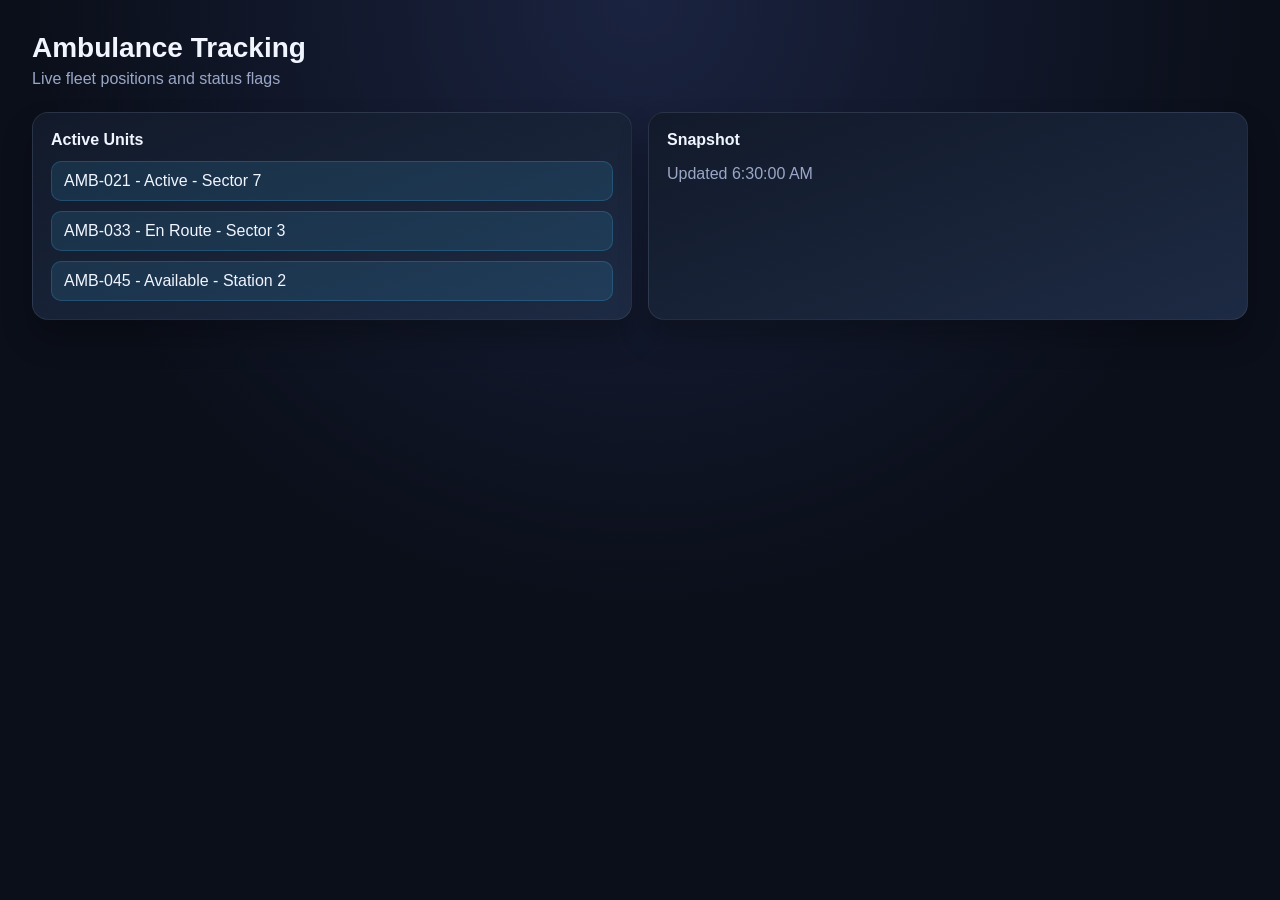
<file: smart-green-corridor/frontend/ambulance_tracking/index.html>
<!doctype html>
<html lang="en">
  <head>
    <meta charset="utf-8" />
    <meta name="viewport" content="width=device-width, initial-scale=1" />
    <title>Ambulance Tracking</title>
    <link rel="stylesheet" href="styles.css" />
  </head>
  <body>
    <header class="app-header">
      <div class="app-title" id="app-title">Ambulance Tracking</div>
      <div class="app-subtitle" id="app-subtitle">Live fleet positions and status flags</div>
    </header>
    <main class="app-shell">
      <section class="app-panel">
        <div class="panel-title">Active Units</div>
        <ul class="panel-list" id="app-list"></ul>
      </section>
      <section class="app-panel">
        <div class="panel-title">Snapshot</div>
        <div class="panel-meta" id="app-meta"></div>
      </section>
    </main>
    <script src="app.js"></script>
  </body>
</html>
</file>
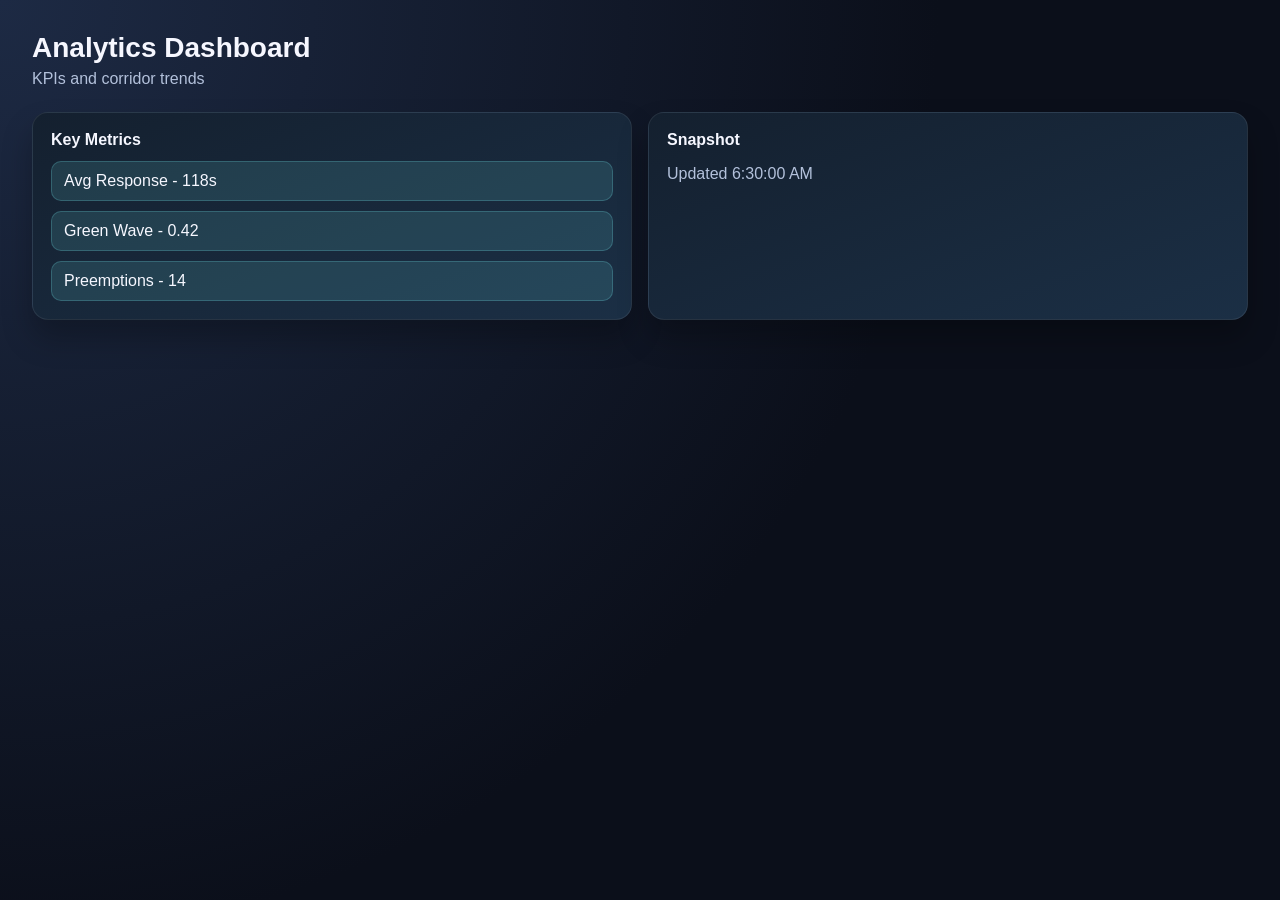
<file: smart-green-corridor/frontend/analytics_dashboard/index.html>
<!doctype html>
<html lang="en">
  <head>
    <meta charset="utf-8" />
    <meta name="viewport" content="width=device-width, initial-scale=1" />
    <title>Analytics Dashboard</title>
    <link rel="stylesheet" href="styles.css" />
  </head>
  <body>
    <header class="app-header">
      <div class="app-title" id="app-title">Analytics Dashboard</div>
      <div class="app-subtitle" id="app-subtitle">KPIs and corridor trends</div>
    </header>
    <main class="app-shell">
      <section class="app-panel">
        <div class="panel-title">Key Metrics</div>
        <ul class="panel-list" id="app-list"></ul>
      </section>
      <section class="app-panel">
        <div class="panel-title">Snapshot</div>
        <div class="panel-meta" id="app-meta"></div>
      </section>
    </main>
    <script src="app.js"></script>
  </body>
</html>
</file>
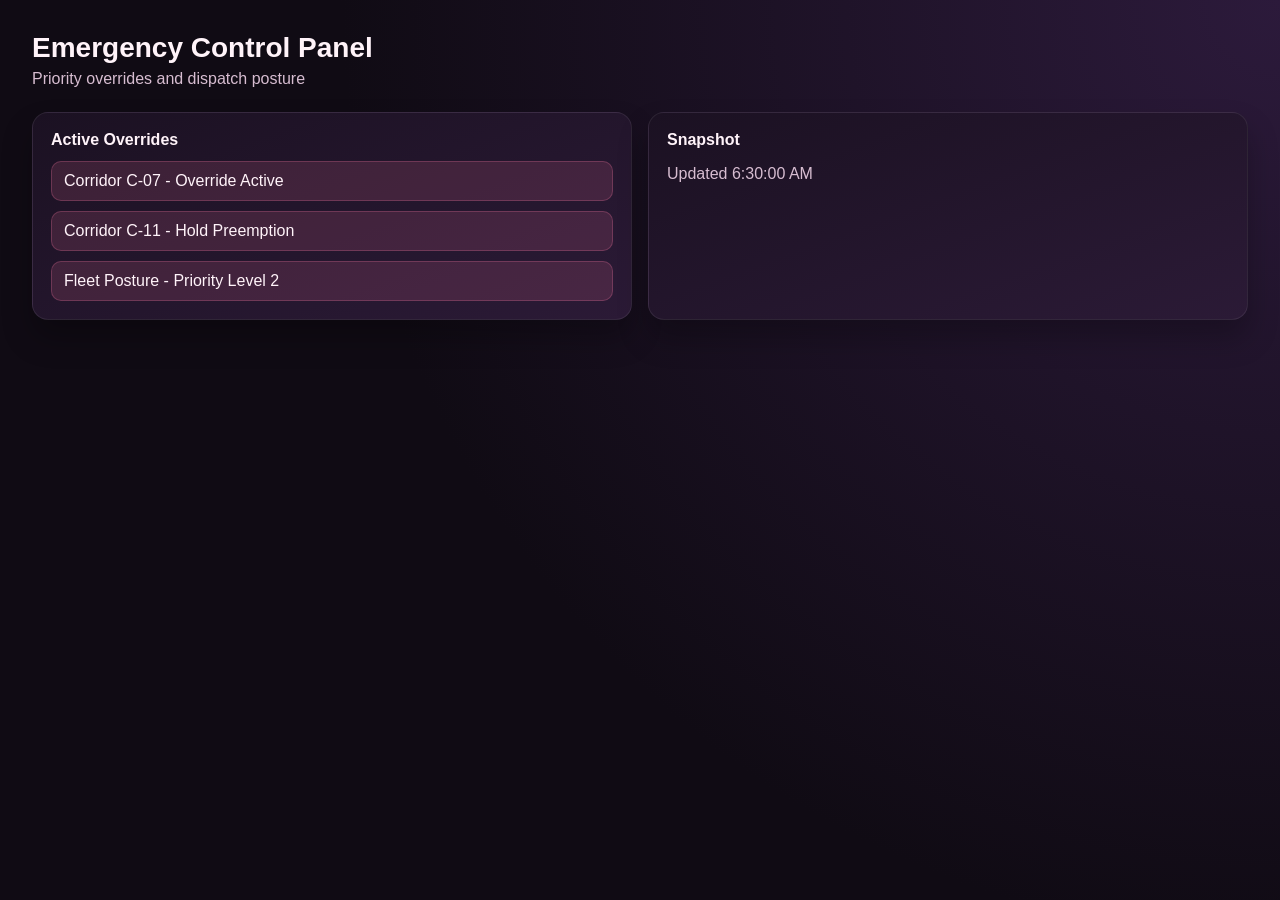
<file: smart-green-corridor/frontend/emergency_control_panel/index.html>
<!doctype html>
<html lang="en">
  <head>
    <meta charset="utf-8" />
    <meta name="viewport" content="width=device-width, initial-scale=1" />
    <title>Emergency Control Panel</title>
    <link rel="stylesheet" href="styles.css" />
  </head>
  <body>
    <header class="app-header">
      <div class="app-title" id="app-title">Emergency Control Panel</div>
      <div class="app-subtitle" id="app-subtitle">Priority overrides and dispatch posture</div>
    </header>
    <main class="app-shell">
      <section class="app-panel">
        <div class="panel-title">Active Overrides</div>
        <ul class="panel-list" id="app-list"></ul>
      </section>
      <section class="app-panel">
        <div class="panel-title">Snapshot</div>
        <div class="panel-meta" id="app-meta"></div>
      </section>
    </main>
    <script src="app.js"></script>
  </body>
</html>
</file>
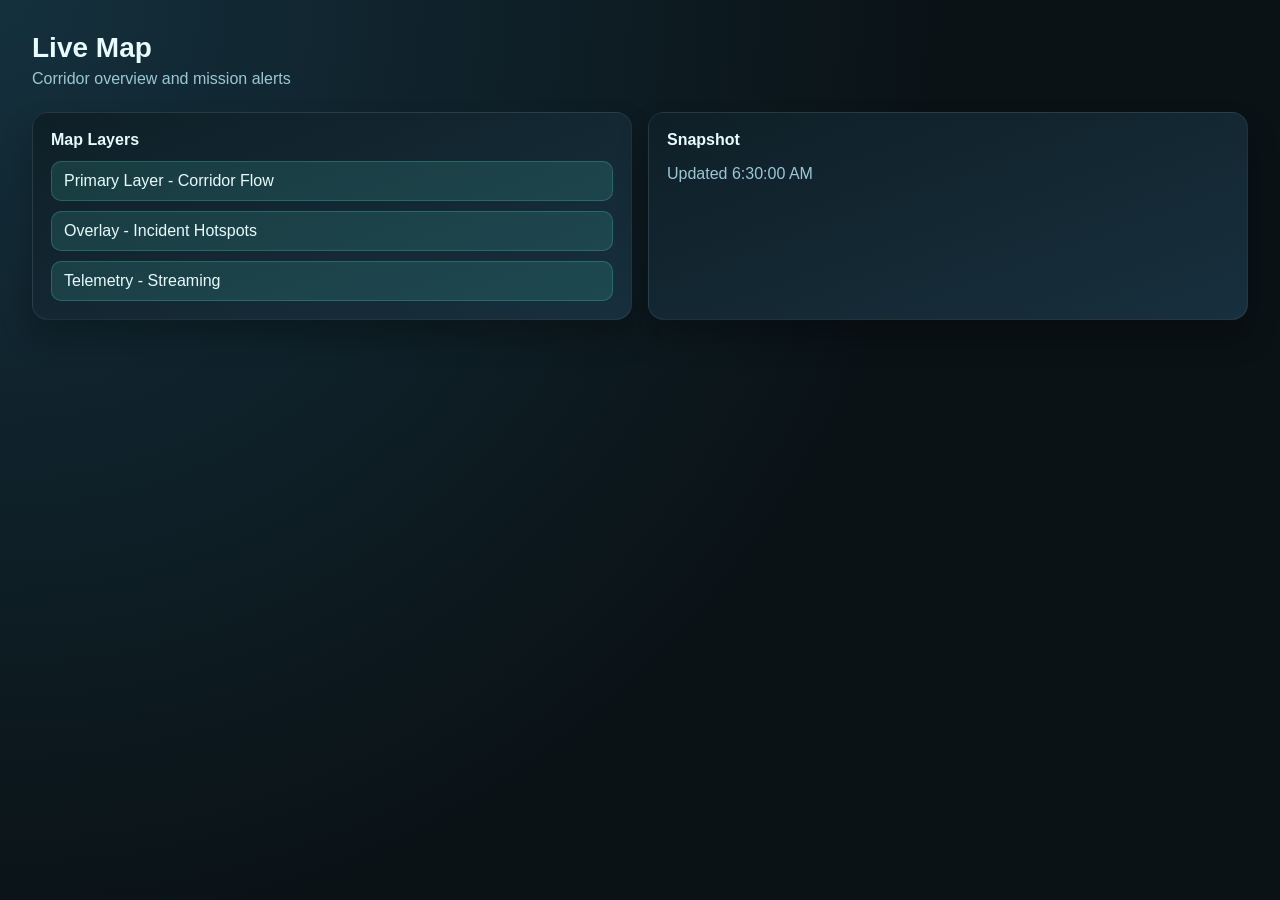
<file: smart-green-corridor/frontend/live_map/index.html>
<!doctype html>
<html lang="en">
  <head>
    <meta charset="utf-8" />
    <meta name="viewport" content="width=device-width, initial-scale=1" />
    <title>Live Map</title>
    <link rel="stylesheet" href="styles.css" />
  </head>
  <body>
    <header class="app-header">
      <div class="app-title" id="app-title">Live Map</div>
      <div class="app-subtitle" id="app-subtitle">Corridor overview and mission alerts</div>
    </header>
    <main class="app-shell">
      <section class="app-panel">
        <div class="panel-title">Map Layers</div>
        <ul class="panel-list" id="app-list"></ul>
      </section>
      <section class="app-panel">
        <div class="panel-title">Snapshot</div>
        <div class="panel-meta" id="app-meta"></div>
      </section>
    </main>
    <script src="app.js"></script>
  </body>
</html>
</file>
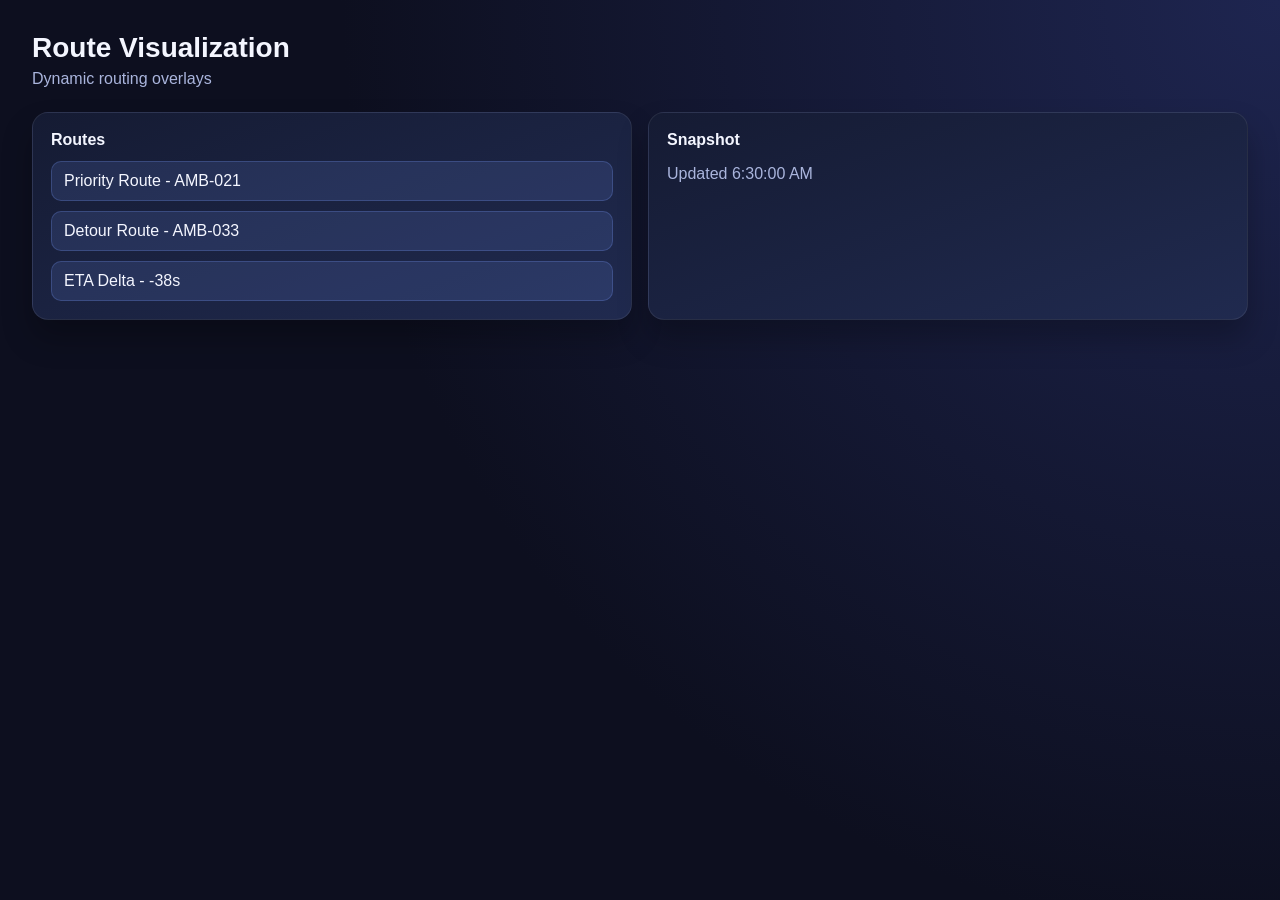
<file: smart-green-corridor/frontend/route_visualization/index.html>
<!doctype html>
<html lang="en">
  <head>
    <meta charset="utf-8" />
    <meta name="viewport" content="width=device-width, initial-scale=1" />
    <title>Route Visualization</title>
    <link rel="stylesheet" href="styles.css" />
  </head>
  <body>
    <header class="app-header">
      <div class="app-title" id="app-title">Route Visualization</div>
      <div class="app-subtitle" id="app-subtitle">Dynamic routing overlays</div>
    </header>
    <main class="app-shell">
      <section class="app-panel">
        <div class="panel-title">Routes</div>
        <ul class="panel-list" id="app-list"></ul>
      </section>
      <section class="app-panel">
        <div class="panel-title">Snapshot</div>
        <div class="panel-meta" id="app-meta"></div>
      </section>
    </main>
    <script src="app.js"></script>
  </body>
</html>
</file>
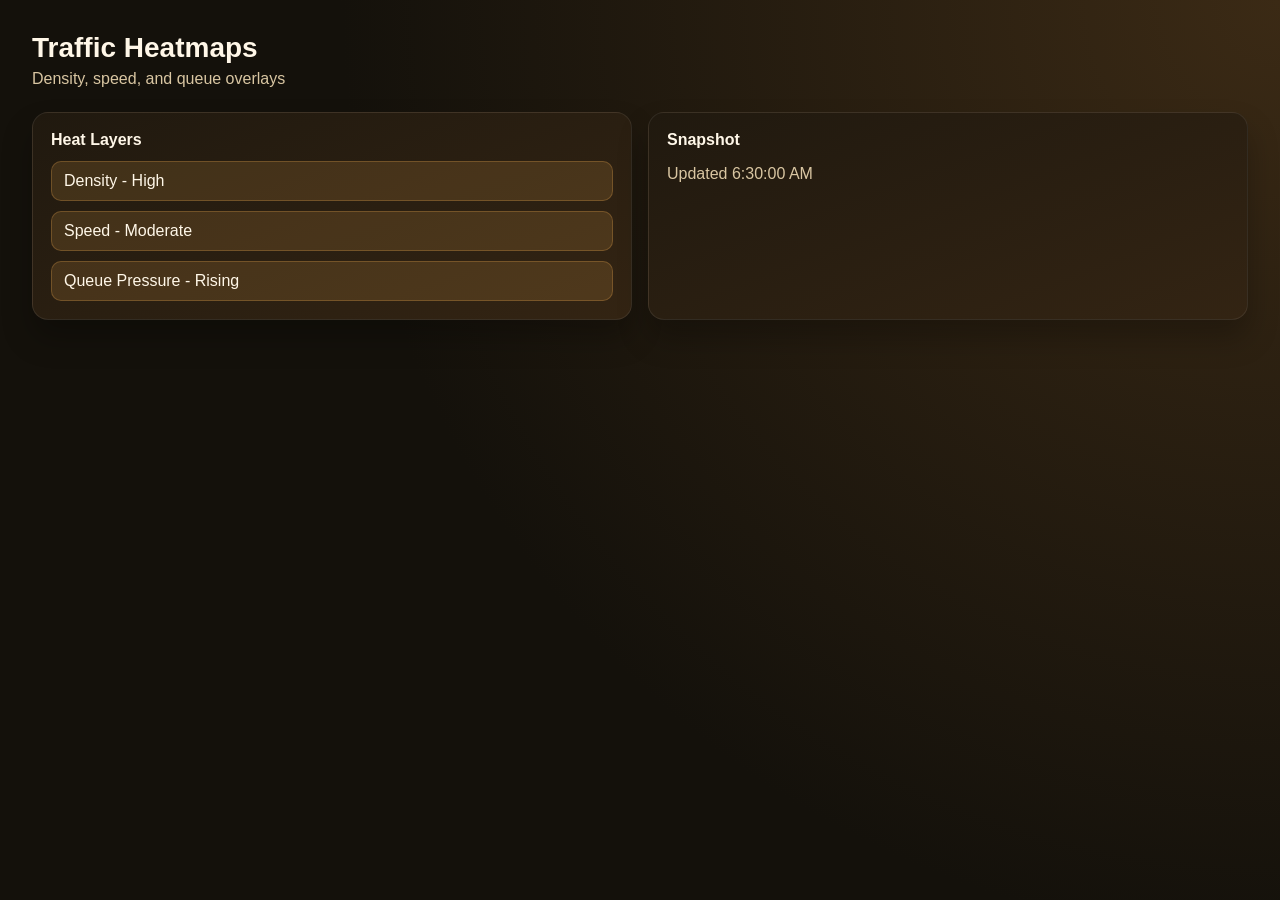
<file: smart-green-corridor/frontend/traffic_heatmaps/index.html>
<!doctype html>
<html lang="en">
  <head>
    <meta charset="utf-8" />
    <meta name="viewport" content="width=device-width, initial-scale=1" />
    <title>Traffic Heatmaps</title>
    <link rel="stylesheet" href="styles.css" />
  </head>
  <body>
    <header class="app-header">
      <div class="app-title" id="app-title">Traffic Heatmaps</div>
      <div class="app-subtitle" id="app-subtitle">Density, speed, and queue overlays</div>
    </header>
    <main class="app-shell">
      <section class="app-panel">
        <div class="panel-title">Heat Layers</div>
        <ul class="panel-list" id="app-list"></ul>
      </section>
      <section class="app-panel">
        <div class="panel-title">Snapshot</div>
        <div class="panel-meta" id="app-meta"></div>
      </section>
    </main>
    <script src="app.js"></script>
  </body>
</html>
</file>
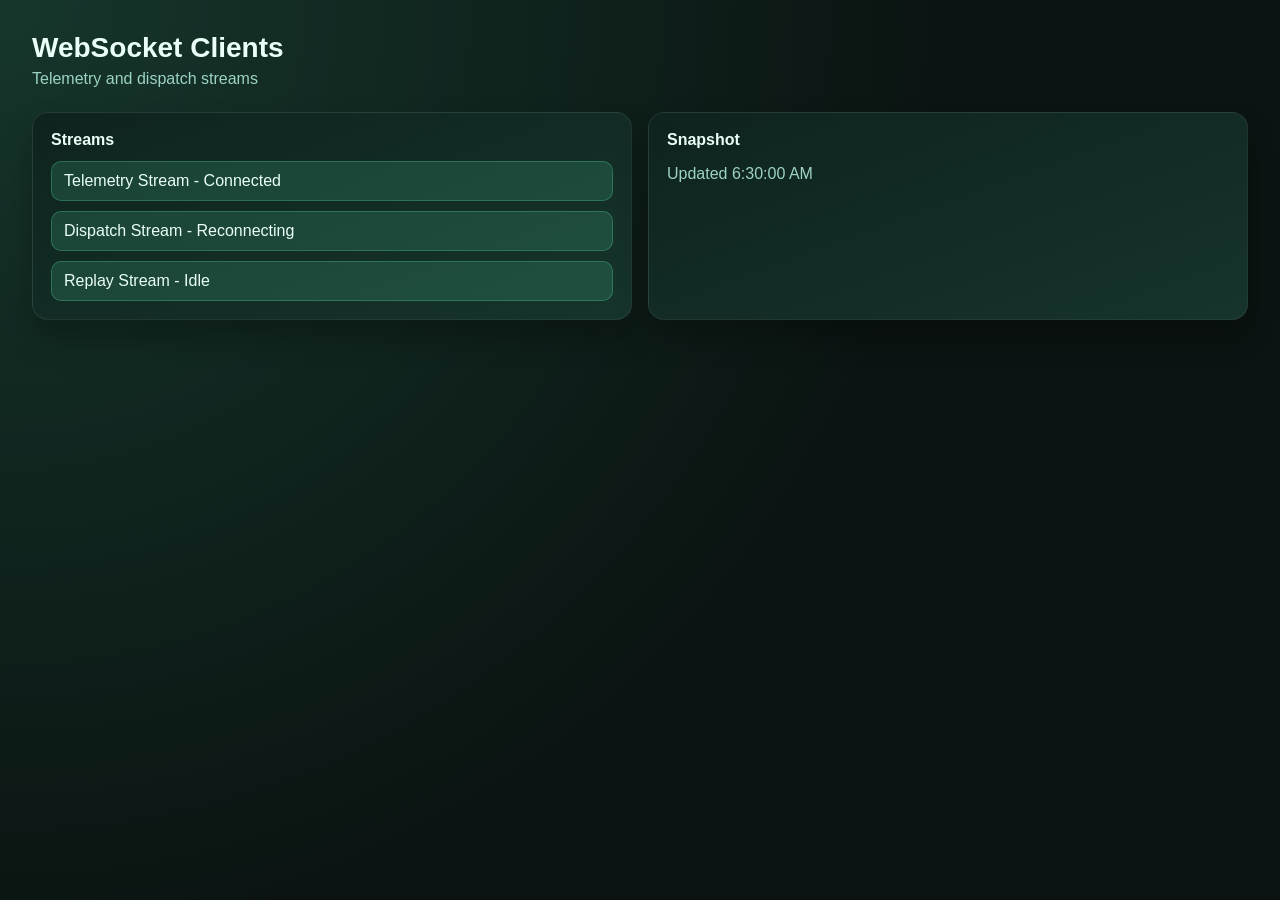
<file: smart-green-corridor/frontend/websocket_clients/index.html>
<!doctype html>
<html lang="en">
  <head>
    <meta charset="utf-8" />
    <meta name="viewport" content="width=device-width, initial-scale=1" />
    <title>WebSocket Clients</title>
    <link rel="stylesheet" href="styles.css" />
  </head>
  <body>
    <header class="app-header">
      <div class="app-title" id="app-title">WebSocket Clients</div>
      <div class="app-subtitle" id="app-subtitle">Telemetry and dispatch streams</div>
    </header>
    <main class="app-shell">
      <section class="app-panel">
        <div class="panel-title">Streams</div>
        <ul class="panel-list" id="app-list"></ul>
      </section>
      <section class="app-panel">
        <div class="panel-title">Snapshot</div>
        <div class="panel-meta" id="app-meta"></div>
      </section>
    </main>
    <script src="app.js"></script>
  </body>
</html>
</file>
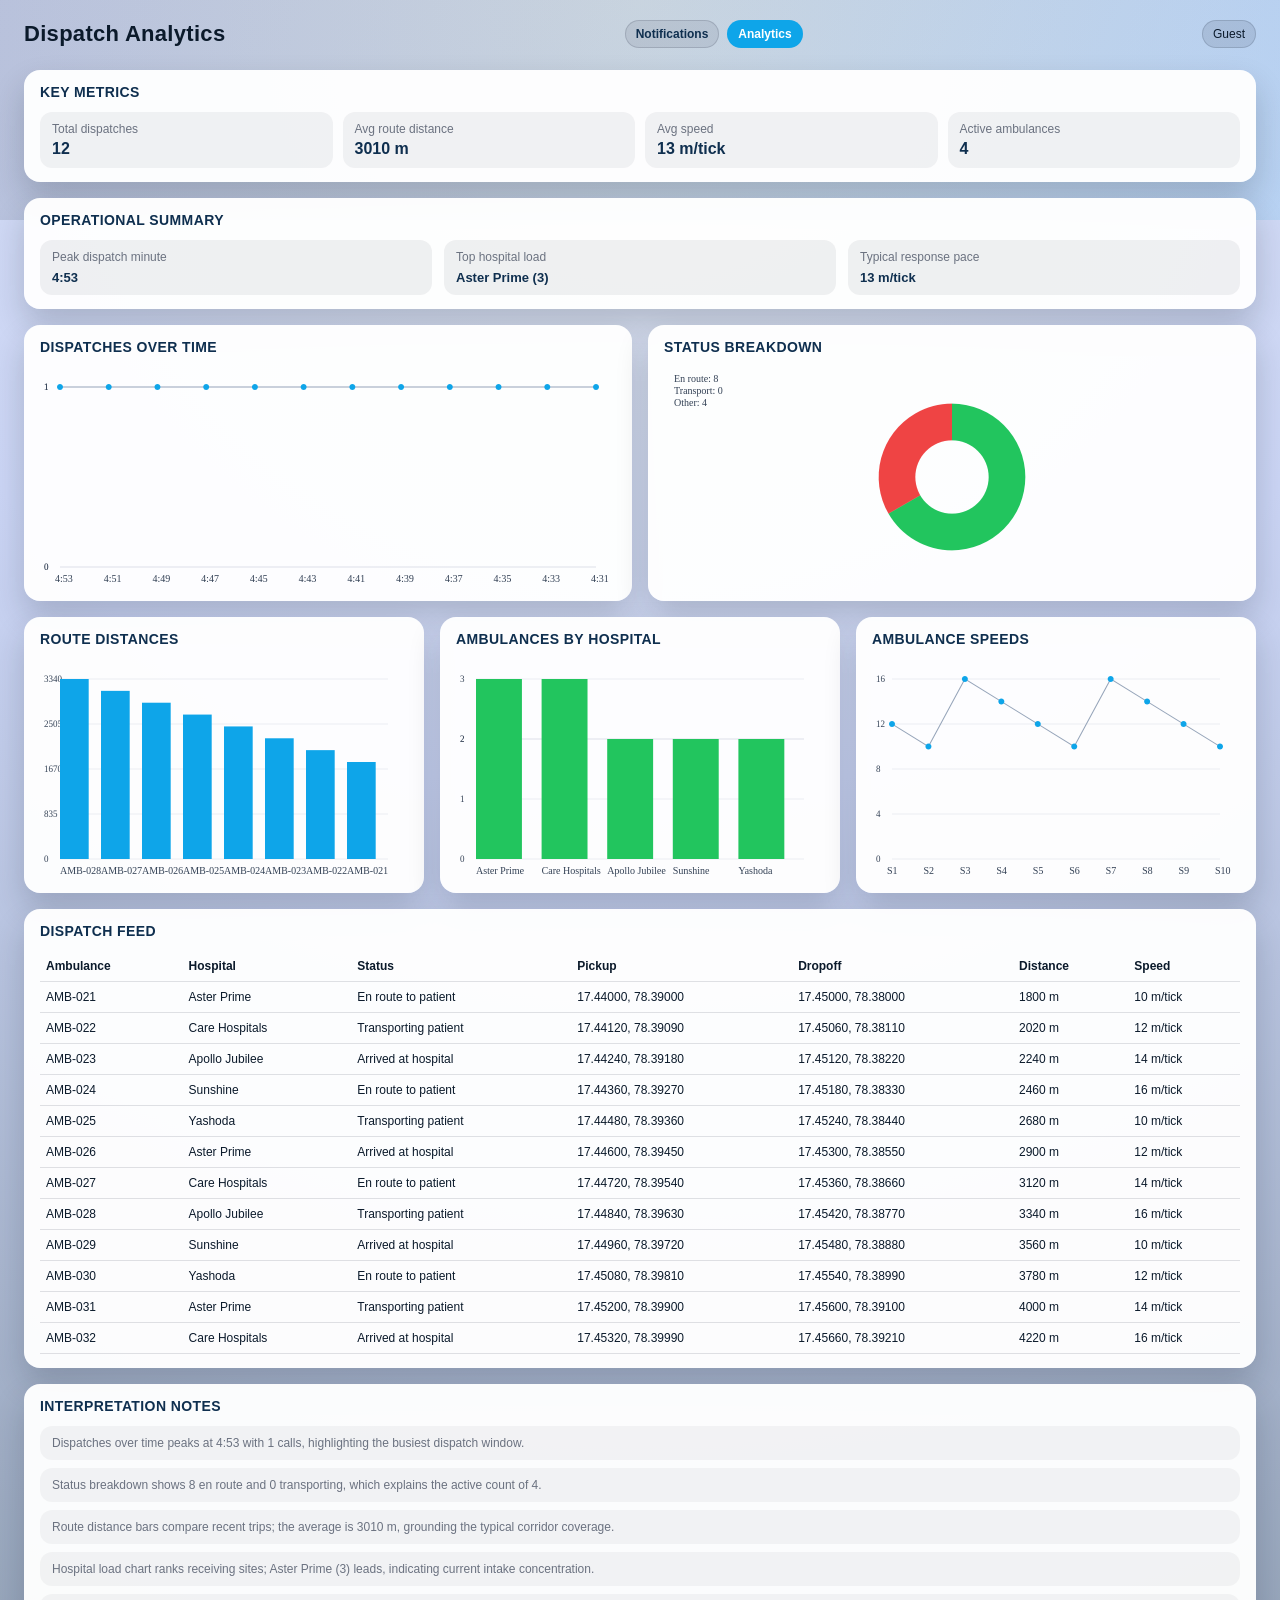
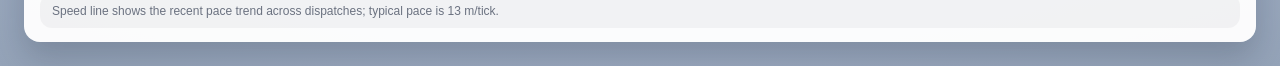
<file: web/analytics.html>
<!doctype html>
<html lang="en">
<head>
  <meta charset="UTF-8" />
  <meta name="viewport" content="width=device-width, initial-scale=1.0" />
  <title>Dispatch Analytics</title>
  <style>
    :root {
      --ink: #0b1a2b;
      --muted: #6b7280;
      --panel: rgba(255, 255, 255, 0.96);
      --accent: #0ea5e9;
      --ok: #22c55e;
      --danger: #ef4444;
      --warn: #f59e0b;
      --deep: #0f172a;
    }
    * { box-sizing: border-box; }
    body {
      margin: 0;
      min-height: 100vh;
      font-family: "Trebuchet MS", "Segoe UI", sans-serif;
      background: radial-gradient(circle at top, #e2e8f0, #cbd5f5 45%, #94a3b8);
      color: var(--ink);
    }
    .hero-band {
      position: absolute;
      inset: 0 0 auto 0;
      height: 220px;
      background: linear-gradient(120deg, #0f172a, #0b3556 40%, #0ea5e9);
      opacity: 0.12;
      z-index: -1;
    }
    header {
      padding: 20px 24px 10px;
      display: flex;
      align-items: center;
      justify-content: space-between;
      gap: 12px;
    }
    header h1 {
      margin: 0;
      font-size: 22px;
      font-weight: 900;
      letter-spacing: 0.3px;
    }
    nav {
      display: flex;
      gap: 8px;
      align-items: center;
    }
    .nav-btn {
      text-decoration: none;
      color: #0f2f4f;
      background: rgba(15, 23, 42, 0.08);
      border: 1px solid rgba(15, 23, 42, 0.15);
      padding: 6px 10px;
      border-radius: 999px;
      font-size: 12px;
      font-weight: 700;
      transition: transform 0.15s ease, box-shadow 0.15s ease;
    }
    .nav-btn:hover {
      transform: translateY(-1px);
      box-shadow: 0 8px 18px rgba(15, 23, 42, 0.18);
    }
    .nav-btn.active {
      background: var(--accent);
      color: #fff;
      border-color: transparent;
    }
    .user-badge {
      background: rgba(15, 23, 42, 0.1);
      border: 1px solid rgba(15, 23, 42, 0.15);
      padding: 6px 10px;
      border-radius: 999px;
      font-size: 12px;
    }
    .container {
      padding: 12px 24px 24px;
      display: grid;
      gap: 16px;
    }
    .grid-2 {
      display: grid;
      grid-template-columns: repeat(2, minmax(0, 1fr));
      gap: 16px;
    }
    .grid-3 {
      display: grid;
      grid-template-columns: repeat(3, minmax(0, 1fr));
      gap: 16px;
    }
    .summary-grid {
      display: grid;
      grid-template-columns: repeat(3, minmax(0, 1fr));
      gap: 12px;
    }
    .summary-item {
      background: rgba(15, 23, 42, 0.06);
      border-radius: 12px;
      padding: 10px 12px;
      font-size: 12px;
      color: var(--muted);
    }
    .summary-item strong {
      display: block;
      margin-top: 6px;
      color: #0f2f4f;
      font-size: 13px;
    }
    .panel {
      background: var(--panel);
      border-radius: 16px;
      padding: 14px 16px;
      box-shadow: 0 16px 32px rgba(15, 23, 42, 0.2);
    }
    .panel h2 {
      margin: 0 0 12px;
      font-size: 14px;
      text-transform: uppercase;
      letter-spacing: 0.4px;
      color: #0f2f4f;
    }
    .stat-grid {
      display: grid;
      grid-template-columns: repeat(4, minmax(0, 1fr));
      gap: 10px;
    }
    .stat {
      background: rgba(15, 23, 42, 0.05);
      border-radius: 12px;
      padding: 10px 12px;
      font-size: 12px;
      color: var(--muted);
    }
    .stat strong {
      display: block;
      margin-top: 4px;
      font-size: 16px;
      color: #0f2f4f;
    }
    canvas {
      width: 100%;
      height: 220px;
      display: block;
    }
    .table {
      width: 100%;
      border-collapse: collapse;
      font-size: 12px;
    }
    .table th,
    .table td {
      padding: 8px 6px;
      border-bottom: 1px solid rgba(15, 23, 42, 0.12);
      text-align: left;
      vertical-align: top;
    }
    .badge {
      padding: 2px 6px;
      border-radius: 999px;
      font-size: 11px;
      font-weight: 700;
      display: inline-block;
    }
    .insight-list {
      list-style: none;
      padding: 0;
      margin: 0;
      display: grid;
      gap: 8px;
      font-size: 12px;
      color: var(--muted);
    }
    .insight-list li {
      background: rgba(15, 23, 42, 0.04);
      border-radius: 12px;
      padding: 10px 12px;
    }
    .badge.green { background: rgba(34, 197, 94, 0.2); color: #166534; }
    .badge.orange { background: rgba(245, 158, 11, 0.2); color: #92400e; }
    .badge.red { background: rgba(239, 68, 68, 0.2); color: #991b1b; }
    @media (max-width: 980px) {
      .grid-2, .grid-3, .stat-grid, .summary-grid {
        grid-template-columns: 1fr;
      }
    }
  </style>
</head>
<body>
  <div class="hero-band" aria-hidden="true"></div>
  <header>
    <div>
      <h1>Dispatch Analytics</h1>
    </div>
    <nav>
      <a class="nav-btn" href="notifications.html">Notifications</a>
      <a class="nav-btn active" href="analytics.html">Analytics</a>
    </nav>
    <span class="user-badge" id="user-badge">Guest</span>
  </header>

  <div class="container">
    <section class="panel">
      <h2>Key Metrics</h2>
      <div class="stat-grid">
        <div class="stat">Total dispatches<strong id="metric-total">0</strong></div>
        <div class="stat">Avg route distance<strong id="metric-distance">0 m</strong></div>
        <div class="stat">Avg speed<strong id="metric-speed">0 m/tick</strong></div>
        <div class="stat">Active ambulances<strong id="metric-active">0</strong></div>
      </div>
    </section>

    <section class="panel">
      <h2>Operational Summary</h2>
      <div class="summary-grid">
        <div class="summary-item">Peak dispatch minute<strong id="summary-peak">--</strong></div>
        <div class="summary-item">Top hospital load<strong id="summary-hospital">--</strong></div>
        <div class="summary-item">Typical response pace<strong id="summary-pace">--</strong></div>
      </div>
    </section>

    <section class="grid-2">
      <div class="panel">
        <h2>Dispatches Over Time</h2>
        <canvas id="chart-dispatch"></canvas>
      </div>
      <div class="panel">
        <h2>Status Breakdown</h2>
        <canvas id="chart-status"></canvas>
      </div>
    </section>

    <section class="grid-3">
      <div class="panel">
        <h2>Route Distances</h2>
        <canvas id="chart-distance"></canvas>
      </div>
      <div class="panel">
        <h2>Ambulances by Hospital</h2>
        <canvas id="chart-hospital"></canvas>
      </div>
      <div class="panel">
        <h2>Ambulance Speeds</h2>
        <canvas id="chart-speed"></canvas>
      </div>
    </section>

    <section class="panel">
      <h2>Dispatch Feed</h2>
      <table class="table" id="dispatch-table">
        <thead>
          <tr>
            <th>Ambulance</th>
            <th>Hospital</th>
            <th>Status</th>
            <th>Pickup</th>
            <th>Dropoff</th>
            <th>Distance</th>
            <th>Speed</th>
          </tr>
        </thead>
        <tbody></tbody>
      </table>
    </section>

    <section class="panel">
      <h2>Interpretation Notes</h2>
      <ul class="insight-list" id="insight-list"></ul>
    </section>
  </div>

  <script>
    const userBadge = document.getElementById("user-badge");
    const metricTotal = document.getElementById("metric-total");
    const metricDistance = document.getElementById("metric-distance");
    const metricSpeed = document.getElementById("metric-speed");
    const metricActive = document.getElementById("metric-active");
    const tableBody = document.querySelector("#dispatch-table tbody");
    const summaryPeak = document.getElementById("summary-peak");
    const summaryHospital = document.getElementById("summary-hospital");
    const summaryPace = document.getElementById("summary-pace");
    const insightList = document.getElementById("insight-list");

    function loadAuth() {
      const auth = JSON.parse(localStorage.getItem("dispatch_auth") || "null");
      if (auth && auth.email) {
        userBadge.textContent = auth.email;
        return auth;
      }
      userBadge.textContent = "Guest";
      return null;
    }

    function buildMockDispatches() {
      const baseTime = Date.now() - 1000 * 60 * 35;
      const hospitals = ["Aster Prime", "Care Hospitals", "Apollo Jubilee", "Sunshine", "Yashoda"];
      const statuses = ["En route to patient", "Transporting patient", "Arrived at hospital"];
      return Array.from({ length: 12 }).map((_, idx) => {
        const hospitalName = hospitals[idx % hospitals.length];
        return {
          ambulanceId: `AMB-${String(21 + idx).padStart(3, "0")}`,
          hospitalName,
          status: statuses[idx % statuses.length],
          pickupCoords: [17.44 + idx * 0.0012, 78.39 + idx * 0.0009],
          dropoffCoords: [17.45 + idx * 0.0006, 78.38 + idx * 0.0011],
          routeDistanceMeters: 1800 + idx * 220,
          speedMetersPerTick: 10 + (idx % 4) * 2,
          createdAt: new Date(baseTime + idx * 1000 * 120).toISOString(),
        };
      });
    }

    function getDispatches() {
      return JSON.parse(localStorage.getItem("dispatch_notifications") || "[]");
    }

    function formatCoords(coords) {
      if (!coords) return "--";
      return `${coords[0].toFixed(5)}, ${coords[1].toFixed(5)}`;
    }

    function drawLineChart(canvas, labels, values) {
      const ctx = canvas.getContext("2d");
      const width = canvas.width = canvas.clientWidth * 2;
      const height = canvas.height = canvas.clientHeight * 2;
      ctx.clearRect(0, 0, width, height);
      const padding = 40;
      const maxVal = Math.max(1, ...values);
      const ticks = 4;
      ctx.strokeStyle = "rgba(148, 163, 184, 0.35)";
      ctx.lineWidth = 1;
      ctx.fillStyle = "#334155";
      ctx.font = "18px Trebuchet MS";
      for (let i = 0; i <= ticks; i += 1) {
        const value = Math.round((maxVal / ticks) * i);
        const y = height - padding - (value / maxVal) * (height - padding * 2);
        ctx.beginPath();
        ctx.moveTo(padding, y);
        ctx.lineTo(width - padding, y);
        ctx.stroke();
        ctx.fillText(String(value), 8, y + 6);
      }
      ctx.strokeStyle = "#94a3b8";
      ctx.lineWidth = 2;
      ctx.beginPath();
      values.forEach((val, i) => {
        const x = padding + (i / Math.max(1, values.length - 1)) * (width - padding * 2);
        const y = height - padding - (val / maxVal) * (height - padding * 2);
        if (i === 0) ctx.moveTo(x, y); else ctx.lineTo(x, y);
      });
      ctx.stroke();
      ctx.fillStyle = "#0ea5e9";
      values.forEach((val, i) => {
        const x = padding + (i / Math.max(1, values.length - 1)) * (width - padding * 2);
        const y = height - padding - (val / maxVal) * (height - padding * 2);
        ctx.beginPath();
        ctx.arc(x, y, 6, 0, Math.PI * 2);
        ctx.fill();
      });
      ctx.fillStyle = "#334155";
      ctx.font = "20px Trebuchet MS";
      labels.forEach((label, i) => {
        const x = padding + (i / Math.max(1, labels.length - 1)) * (width - padding * 2);
        ctx.fillText(label, x - 10, height - 10);
      });
    }

    function drawBarChart(canvas, labels, values, color) {
      const ctx = canvas.getContext("2d");
      const width = canvas.width = canvas.clientWidth * 2;
      const height = canvas.height = canvas.clientHeight * 2;
      ctx.clearRect(0, 0, width, height);
      const padding = 40;
      const maxVal = Math.max(1, ...values);
      const ticks = 4;
      ctx.strokeStyle = "rgba(148, 163, 184, 0.35)";
      ctx.lineWidth = 1;
      ctx.fillStyle = "#334155";
      ctx.font = "18px Trebuchet MS";
      for (let i = 0; i <= ticks; i += 1) {
        const value = Math.round((maxVal / ticks) * i);
        const y = height - padding - (value / maxVal) * (height - padding * 2);
        ctx.beginPath();
        ctx.moveTo(padding, y);
        ctx.lineTo(width - padding, y);
        ctx.stroke();
        ctx.fillText(String(value), 8, y + 6);
      }
      const barWidth = (width - padding * 2) / Math.max(1, values.length);
      ctx.fillStyle = color;
      values.forEach((val, i) => {
        const barHeight = (val / maxVal) * (height - padding * 2);
        const x = padding + i * barWidth;
        const y = height - padding - barHeight;
        ctx.fillRect(x, y, barWidth * 0.7, barHeight);
      });
      ctx.fillStyle = "#334155";
      ctx.font = "20px Trebuchet MS";
      labels.forEach((label, i) => {
        const x = padding + i * barWidth;
        ctx.fillText(label, x, height - 10);
      });
    }

    function drawDonutChart(canvas, labels, values) {
      const ctx = canvas.getContext("2d");
      const width = canvas.width = canvas.clientWidth * 2;
      const height = canvas.height = canvas.clientHeight * 2;
      ctx.clearRect(0, 0, width, height);
      const total = values.reduce((sum, v) => sum + v, 0) || 1;
      const colors = ["#22c55e", "#f59e0b", "#ef4444", "#0ea5e9"];
      let start = -Math.PI / 2;
      values.forEach((val, i) => {
        const angle = (val / total) * Math.PI * 2;
        ctx.beginPath();
        ctx.moveTo(width / 2, height / 2);
        ctx.fillStyle = colors[i % colors.length];
        ctx.arc(width / 2, height / 2, Math.min(width, height) / 3, start, start + angle);
        ctx.fill();
        start += angle;
      });
      ctx.globalCompositeOperation = "destination-out";
      ctx.beginPath();
      ctx.arc(width / 2, height / 2, Math.min(width, height) / 6, 0, Math.PI * 2);
      ctx.fill();
      ctx.globalCompositeOperation = "source-over";
      ctx.fillStyle = "#334155";
      ctx.font = "20px Trebuchet MS";
      labels.forEach((label, i) => {
        ctx.fillText(`${label}: ${values[i]}`, 20, 30 + i * 24);
      });
    }

    function renderTable(items) {
      tableBody.innerHTML = "";
      items.forEach(item => {
        const row = document.createElement("tr");
        row.innerHTML = `
          <td>${item.ambulanceId || "--"}</td>
          <td>${item.hospitalName || "--"}</td>
          <td>${item.status || "--"}</td>
          <td>${formatCoords(item.pickupCoords)}</td>
          <td>${formatCoords(item.dropoffCoords)}</td>
          <td>${item.routeDistanceMeters || 0} m</td>
          <td>${item.speedMetersPerTick || 0} m/tick</td>
        `;
        tableBody.appendChild(row);
      });
    }

    function renderAnalytics() {
      const auth = loadAuth();
      const stored = getDispatches();
      const demoMode = !auth || !stored.length;
      const items = stored.length ? stored : buildMockDispatches();
      metricTotal.textContent = String(items.length);
      const avgDistance = items.length ? Math.round(items.reduce((sum, i) => sum + (i.routeDistanceMeters || 0), 0) / items.length) : 0;
      const avgSpeed = items.length ? Math.round(items.reduce((sum, i) => sum + (i.speedMetersPerTick || 0), 0) / items.length) : 0;
      metricDistance.textContent = `${avgDistance} m`;
      metricSpeed.textContent = `${avgSpeed} m/tick`;
      const activeCount = items.filter(item => (item.status || "").toLowerCase().includes("route")).length;
      metricActive.textContent = String(activeCount);

      const timeBuckets = {};
      items.slice(0, 20).forEach(item => {
        const stamp = new Date(item.createdAt || Date.now());
        const label = `${stamp.getHours()}:${String(stamp.getMinutes()).padStart(2, "0")}`;
        timeBuckets[label] = (timeBuckets[label] || 0) + 1;
      });
      const timeLabels = Object.keys(timeBuckets).reverse();
      const timeValues = timeLabels.map(label => timeBuckets[label]);
      drawLineChart(document.getElementById("chart-dispatch"), timeLabels, timeValues);

      const peakIndex = timeValues.length ? timeValues.indexOf(Math.max(...timeValues)) : -1;
      summaryPeak.textContent = peakIndex >= 0 ? timeLabels[peakIndex] : "--";

      const statusCounts = { enroute: 0, transport: 0, arrived: 0 };
      items.forEach(item => {
        const status = (item.status || "").toLowerCase();
        if (status.includes("patient")) statusCounts.enroute += 1;
        else if (status.includes("transport")) statusCounts.transport += 1;
        else statusCounts.arrived += 1;
      });
      drawDonutChart(
        document.getElementById("chart-status"),
        ["En route", "Transport", "Other"],
        [statusCounts.enroute, statusCounts.transport, statusCounts.arrived]
      );

      const distanceItems = items.slice(0, 8).reverse();
      drawBarChart(
        document.getElementById("chart-distance"),
        distanceItems.map(item => item.ambulanceId || "AMB"),
        distanceItems.map(item => item.routeDistanceMeters || 0),
        "#0ea5e9"
      );

      const hospitalCounts = {};
      items.forEach(item => {
        const hospital = item.hospitalName || "Unknown";
        hospitalCounts[hospital] = (hospitalCounts[hospital] || 0) + 1;
      });
      const hospitalLabels = Object.keys(hospitalCounts).slice(0, 6);
      const hospitalValues = hospitalLabels.map(label => hospitalCounts[label]);
      drawBarChart(
        document.getElementById("chart-hospital"),
        hospitalLabels,
        hospitalValues,
        "#22c55e"
      );

      const speedItems = items.slice(0, 10).reverse();
      const speedLabels = speedItems.map((item, index) => `S${index + 1}`);
      const speedValues = speedItems.map(item => item.speedMetersPerTick || 0);
      drawLineChart(
        document.getElementById("chart-speed"),
        speedLabels,
        speedValues
      );

      const topHospital = hospitalLabels[0] || "--";
      summaryHospital.textContent = topHospital === "--" ? "--" : `${topHospital} (${hospitalCounts[topHospital] || 0})`;
      summaryPace.textContent = avgSpeed ? `${avgSpeed} m/tick` : "--";

      renderTable(items.slice(0, 12));

      insightList.innerHTML = "";
      const peakLabel = summaryPeak.textContent || "--";
      const peakValue = peakIndex >= 0 ? timeValues[peakIndex] : 0;
      insightList.appendChild(buildInsight(`Dispatches over time peaks at ${peakLabel} with ${peakValue} calls, highlighting the busiest dispatch window.`));
      insightList.appendChild(buildInsight(`Status breakdown shows ${statusCounts.enroute} en route and ${statusCounts.transport} transporting, which explains the active count of ${metricActive.textContent}.`));
      insightList.appendChild(buildInsight(`Route distance bars compare recent trips; the average is ${metricDistance.textContent}, grounding the typical corridor coverage.`));
      insightList.appendChild(buildInsight(`Hospital load chart ranks receiving sites; ${summaryHospital.textContent} leads, indicating current intake concentration.`));
      insightList.appendChild(buildInsight(`Speed line shows the recent pace trend across dispatches; typical pace is ${summaryPace.textContent}.`));
    }

    function buildInsight(text) {
      const item = document.createElement("li");
      item.textContent = text;
      return item;
    }

    renderAnalytics();
    window.addEventListener("storage", event => {
      if (event.key === "dispatch_notifications" || event.key === "dispatch_auth") {
        renderAnalytics();
      }
    });
  </script>
</body>
</html>
</file>
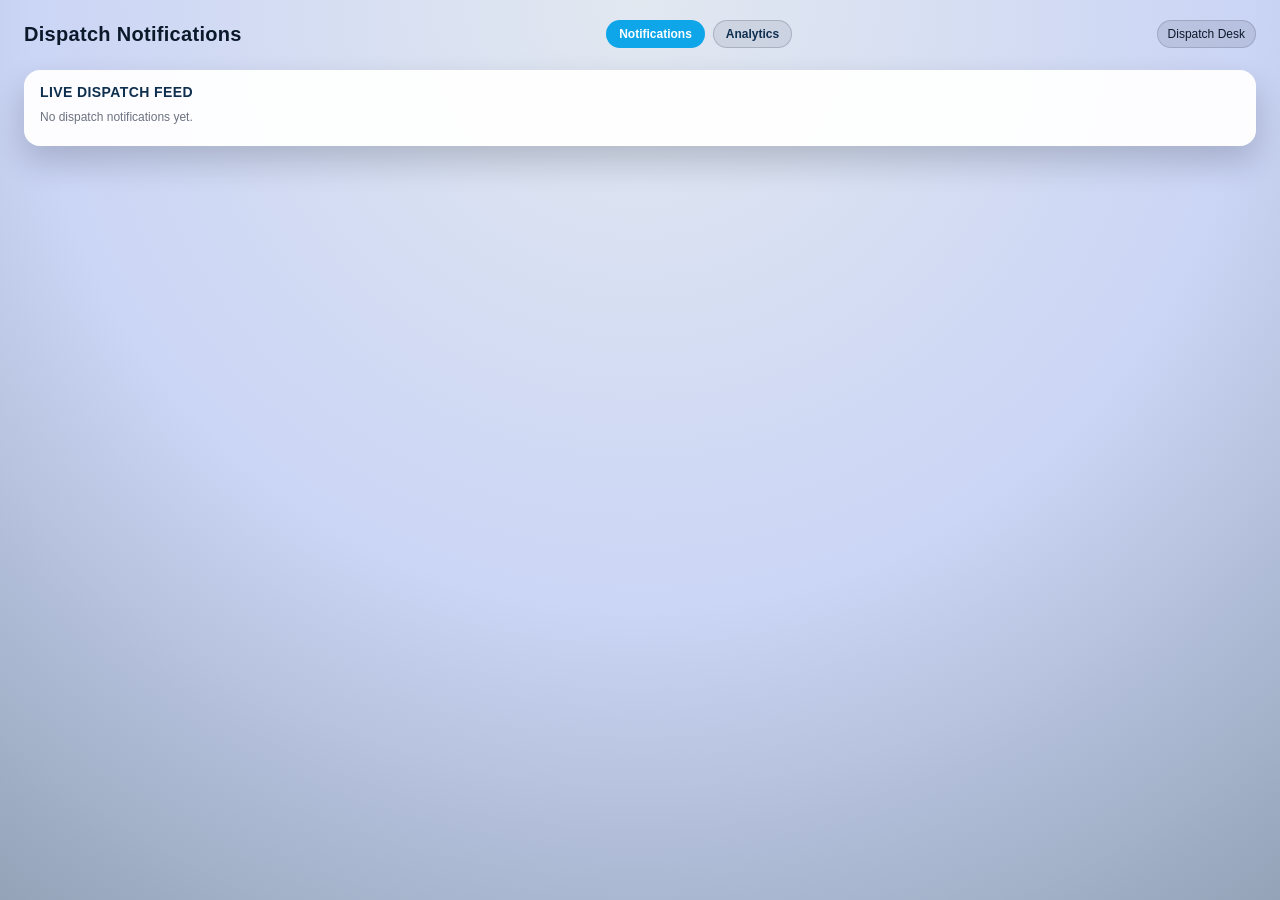
<file: web/notifications.html>
<!doctype html>
<html lang="en">
<head>
  <meta charset="UTF-8" />
  <meta name="viewport" content="width=device-width, initial-scale=1.0" />
  <title>Dispatch Notifications</title>
  <style>
    :root {
      --ink: #0b1a2b;
      --muted: #6b7280;
      --panel: rgba(255, 255, 255, 0.96);
      --accent: #0ea5e9;
      --ok: #22c55e;
      --danger: #ef4444;
      --warn: #f59e0b;
    }
    * { box-sizing: border-box; }
    body {
      margin: 0;
      min-height: 100vh;
      font-family: "Trebuchet MS", "Segoe UI", sans-serif;
      background: radial-gradient(circle at top, #e2e8f0, #cbd5f5 55%, #94a3b8);
      color: var(--ink);
    }
    header {
      padding: 20px 24px 10px;
      display: flex;
      align-items: center;
      justify-content: space-between;
    }
    header h1 {
      margin: 0;
      font-size: 20px;
      font-weight: 900;
      letter-spacing: 0.3px;
    }
    nav {
      display: flex;
      gap: 8px;
      align-items: center;
    }
    .nav-btn {
      text-decoration: none;
      color: #0f2f4f;
      background: rgba(15, 23, 42, 0.08);
      border: 1px solid rgba(15, 23, 42, 0.18);
      padding: 6px 12px;
      border-radius: 999px;
      font-size: 12px;
      font-weight: 700;
      transition: transform 0.15s ease, box-shadow 0.15s ease;
    }
    .nav-btn:hover {
      transform: translateY(-1px);
      box-shadow: 0 8px 18px rgba(15, 23, 42, 0.18);
    }
    .nav-btn.active {
      background: var(--accent);
      color: #fff;
      border-color: transparent;
    }
    .user-badge {
      background: rgba(15, 23, 42, 0.1);
      border: 1px solid rgba(15, 23, 42, 0.15);
      padding: 6px 10px;
      border-radius: 999px;
      font-size: 12px;
    }
    .container {
      padding: 12px 24px 24px;
    }
    .panel {
      background: var(--panel);
      border-radius: 16px;
      padding: 14px 16px;
      box-shadow: 0 16px 32px rgba(15, 23, 42, 0.2);
    }
    .panel h2 {
      margin: 0 0 10px;
      font-size: 14px;
      text-transform: uppercase;
      letter-spacing: 0.4px;
      color: #0f2f4f;
    }
    .auth-form label {
      display: block;
      font-size: 12px;
      margin-top: 10px;
    }
    .auth-form input {
      width: 100%;
      padding: 8px 10px;
      margin-top: 6px;
      border-radius: 10px;
      border: 1px solid rgba(15, 23, 42, 0.2);
    }
    .auth-form button {
      width: 100%;
      margin-top: 12px;
      padding: 8px 10px;
      border-radius: 10px;
      border: none;
      background: var(--accent);
      color: #fff;
      font-weight: 700;
      cursor: pointer;
    }
    .notice-card {
      border: 1px solid rgba(15, 23, 42, 0.15);
      border-radius: 14px;
      padding: 16px 18px;
      background: #fff;
    }
    .notice-list {
      display: grid;
      grid-template-columns: repeat(3, minmax(0, 1fr));
      gap: 18px;
    }
    @media (max-width: 1024px) {
      .notice-list {
        grid-template-columns: repeat(2, minmax(0, 1fr));
      }
    }
    @media (max-width: 720px) {
      .notice-list {
        grid-template-columns: 1fr;
      }
    }
    .notice-card h3 {
      margin: 0 0 6px;
      font-size: 14px;
      font-weight: 800;
    }
    .notice-meta {
      font-size: 12px;
      color: var(--muted);
      margin-bottom: 8px;
    }
    .notice-grid {
      display: grid;
      grid-template-columns: repeat(2, minmax(0, 1fr));
      gap: 12px;
      font-size: 12px;
    }
    .notice-grid div {
      background: rgba(15, 23, 42, 0.04);
      border-radius: 10px;
      padding: 6px 8px;
    }
    .notice-actions {
      margin-top: 10px;
      display: flex;
      gap: 8px;
      flex-wrap: wrap;
    }
    .notice-actions a {
      text-decoration: none;
      color: #fff;
      background: var(--ok);
      padding: 6px 10px;
      border-radius: 8px;
      font-size: 12px;
      font-weight: 700;
    }
    .notice-actions button {
      border: none;
      background: var(--warn);
      color: #111827;
      padding: 6px 10px;
      border-radius: 8px;
      font-size: 12px;
      font-weight: 700;
      cursor: pointer;
    }
    .hidden {
      display: none !important;
    }
  </style>
</head>
<body>
  <header>
    <h1>Dispatch Notifications</h1>
    <nav>
      <a class="nav-btn active" href="notifications.html">Notifications</a>
      <a class="nav-btn" href="analytics.html">Analytics</a>
    </nav>
    <span class="user-badge" id="user-badge">Dispatch Desk</span>
  </header>
  <div class="container">
    <main class="panel" id="feed-panel">
      <h2>Live Dispatch Feed</h2>
      <div class="notice-list" id="notice-list"></div>
    </main>
  </div>

  <script>
    const userBadge = document.getElementById("user-badge");
    const noticeList = document.getElementById("notice-list");
    userBadge.textContent = "Dispatch Desk";

    function formatCoords(coords) {
      if (!coords) return "--";
      return `${coords[0].toFixed(5)}, ${coords[1].toFixed(5)}`;
    }

    function renderNotifications() {
      noticeList.innerHTML = "";
      const items = JSON.parse(localStorage.getItem("dispatch_notifications") || "[]");
      if (!items.length) {
        noticeList.innerHTML = "<div class=\"notice-meta\">No dispatch notifications yet.</div>";
        return;
      }
      items.forEach(item => {
        const card = document.createElement("div");
        card.className = "notice-card";
        card.innerHTML = `
          <h3>${item.ambulanceId} dispatched</h3>
          <div class="notice-meta">${new Date(item.createdAt).toLocaleString()}</div>
          <div class="notice-grid">
            <div><strong>Hospital</strong><br />${item.hospitalName || "--"}</div>
            <div><strong>Status</strong><br />${item.status || "--"}</div>
            <div><strong>Pickup</strong><br />${formatCoords(item.pickupCoords)}</div>
            <div><strong>Dropoff</strong><br />${formatCoords(item.dropoffCoords)}</div>
            <div><strong>Route distance</strong><br />${item.routeDistanceMeters || 0} m</div>
            <div><strong>Speed</strong><br />${item.speedMetersPerTick || 0} m/tick</div>
          </div>
          <div class="notice-actions">
            <a href="index.html?follow=${item.ambulanceId}" target="_blank">Live location</a>
            <button data-copy="${item.ambulanceId}">Copy ID</button>
          </div>
        `;
        noticeList.appendChild(card);
      });
      noticeList.querySelectorAll("button[data-copy]").forEach(btn => {
        btn.addEventListener("click", () => {
          navigator.clipboard.writeText(btn.getAttribute("data-copy") || "");
          btn.textContent = "Copied";
          setTimeout(() => {
            btn.textContent = "Copy ID";
          }, 1500);
        });
      });
    }

    function listenForDispatches() {
      if ("BroadcastChannel" in window) {
        const channel = new BroadcastChannel("ambulance-dispatch");
        channel.addEventListener("message", () => {
          renderNotifications();
        });
      }
      window.addEventListener("storage", event => {
        if (event.key === "dispatch_notifications") {
          renderNotifications();
        }
      });
    }

    renderNotifications();
    listenForDispatches();
  </script>
</body>
</html>
</file>
<file: smart-green-corridor/frontend/ambulance_tracking/styles.css>
:root {
  color-scheme: light;
  --bg: #0b0f1a;
  --panel: #121a2a;
  --panel-accent: #1d2a43;
  --text: #f1f5ff;
  --muted: #9aa7c7;
  --accent: #40c4ff;
}

* {
  box-sizing: border-box;
  margin: 0;
  padding: 0;
}

body {
  min-height: 100vh;
  font-family: "Space Grotesk", "Segoe UI", sans-serif;
  background: radial-gradient(circle at top, #1a2340, #0b0f1a 55%);
  color: var(--text);
  padding: 32px;
  animation: fade-in 0.6s ease-out;
}

.app-header {
  margin-bottom: 24px;
}

.app-title {
  font-size: 28px;
  font-weight: 600;
}

.app-subtitle {
  color: var(--muted);
  margin-top: 6px;
}

.app-shell {
  display: grid;
  grid-template-columns: repeat(auto-fit, minmax(260px, 1fr));
  gap: 16px;
}

.app-panel {
  background: linear-gradient(160deg, var(--panel), var(--panel-accent));
  border-radius: 16px;
  padding: 18px;
  border: 1px solid rgba(255, 255, 255, 0.08);
  box-shadow: 0 18px 30px rgba(0, 0, 0, 0.25);
}

.panel-title {
  font-weight: 600;
  margin-bottom: 12px;
}

.panel-list {
  list-style: none;
  display: grid;
  gap: 10px;
}

.panel-list li {
  background: rgba(64, 196, 255, 0.12);
  padding: 10px 12px;
  border-radius: 10px;
  border: 1px solid rgba(64, 196, 255, 0.2);
}

.panel-meta {
  color: var(--muted);
  line-height: 1.6;
}

@keyframes fade-in {
  from {
    opacity: 0;
    transform: translateY(8px);
  }
  to {
    opacity: 1;
    transform: translateY(0);
  }
}
</file>
<file: smart-green-corridor/frontend/analytics_dashboard/styles.css>
:root {
  color-scheme: light;
  --bg: #0b0f1a;
  --panel: #14202f;
  --panel-accent: #1b2f45;
  --text: #f6f7ff;
  --muted: #b3c1db;
  --accent: #7df9ff;
}

* {
  box-sizing: border-box;
  margin: 0;
  padding: 0;
}

body {
  min-height: 100vh;
  font-family: "Space Grotesk", "Segoe UI", sans-serif;
  background: radial-gradient(circle at top left, #1d2a44, #0b0f1a 60%);
  color: var(--text);
  padding: 32px;
  animation: fade-in 0.6s ease-out;
}

.app-header {
  margin-bottom: 24px;
}

.app-title {
  font-size: 28px;
  font-weight: 600;
}

.app-subtitle {
  color: var(--muted);
  margin-top: 6px;
}

.app-shell {
  display: grid;
  grid-template-columns: repeat(auto-fit, minmax(260px, 1fr));
  gap: 16px;
}

.app-panel {
  background: linear-gradient(160deg, var(--panel), var(--panel-accent));
  border-radius: 16px;
  padding: 18px;
  border: 1px solid rgba(255, 255, 255, 0.08);
  box-shadow: 0 18px 30px rgba(0, 0, 0, 0.25);
}

.panel-title {
  font-weight: 600;
  margin-bottom: 12px;
}

.panel-list {
  list-style: none;
  display: grid;
  gap: 10px;
}

.panel-list li {
  background: rgba(125, 249, 255, 0.12);
  padding: 10px 12px;
  border-radius: 10px;
  border: 1px solid rgba(125, 249, 255, 0.2);
}

.panel-meta {
  color: var(--muted);
  line-height: 1.6;
}

@keyframes fade-in {
  from {
    opacity: 0;
    transform: translateY(8px);
  }
  to {
    opacity: 1;
    transform: translateY(0);
  }
}
</file>
<file: smart-green-corridor/frontend/emergency_control_panel/styles.css>
:root {
  color-scheme: light;
  --bg: #100b14;
  --panel: #1b1122;
  --panel-accent: #2b1a36;
  --text: #fff3f9;
  --muted: #d7bdd1;
  --accent: #ff7aa2;
}

* {
  box-sizing: border-box;
  margin: 0;
  padding: 0;
}

body {
  min-height: 100vh;
  font-family: "Space Grotesk", "Segoe UI", sans-serif;
  background: radial-gradient(circle at top right, #2c1a3b, #100b14 60%);
  color: var(--text);
  padding: 32px;
  animation: fade-in 0.6s ease-out;
}

.app-header {
  margin-bottom: 24px;
}

.app-title {
  font-size: 28px;
  font-weight: 600;
}

.app-subtitle {
  color: var(--muted);
  margin-top: 6px;
}

.app-shell {
  display: grid;
  grid-template-columns: repeat(auto-fit, minmax(260px, 1fr));
  gap: 16px;
}

.app-panel {
  background: linear-gradient(160deg, var(--panel), var(--panel-accent));
  border-radius: 16px;
  padding: 18px;
  border: 1px solid rgba(255, 255, 255, 0.08);
  box-shadow: 0 18px 30px rgba(0, 0, 0, 0.25);
}

.panel-title {
  font-weight: 600;
  margin-bottom: 12px;
}

.panel-list {
  list-style: none;
  display: grid;
  gap: 10px;
}

.panel-list li {
  background: rgba(255, 122, 162, 0.14);
  padding: 10px 12px;
  border-radius: 10px;
  border: 1px solid rgba(255, 122, 162, 0.24);
}

.panel-meta {
  color: var(--muted);
  line-height: 1.6;
}

@keyframes fade-in {
  from {
    opacity: 0;
    transform: translateY(8px);
  }
  to {
    opacity: 1;
    transform: translateY(0);
  }
}
</file>
<file: smart-green-corridor/frontend/live_map/styles.css>
:root {
  color-scheme: light;
  --bg: #0a1216;
  --panel: #0f1f27;
  --panel-accent: #17303d;
  --text: #e8fbff;
  --muted: #9cc7d5;
  --accent: #4fe0c9;
}

* {
  box-sizing: border-box;
  margin: 0;
  padding: 0;
}

body {
  min-height: 100vh;
  font-family: "Space Grotesk", "Segoe UI", sans-serif;
  background: radial-gradient(circle at top left, #14303d, #0a1216 60%);
  color: var(--text);
  padding: 32px;
  animation: fade-in 0.6s ease-out;
}

.app-header {
  margin-bottom: 24px;
}

.app-title {
  font-size: 28px;
  font-weight: 600;
}

.app-subtitle {
  color: var(--muted);
  margin-top: 6px;
}

.app-shell {
  display: grid;
  grid-template-columns: repeat(auto-fit, minmax(260px, 1fr));
  gap: 16px;
}

.app-panel {
  background: linear-gradient(160deg, var(--panel), var(--panel-accent));
  border-radius: 16px;
  padding: 18px;
  border: 1px solid rgba(255, 255, 255, 0.08);
  box-shadow: 0 18px 30px rgba(0, 0, 0, 0.25);
}

.panel-title {
  font-weight: 600;
  margin-bottom: 12px;
}

.panel-list {
  list-style: none;
  display: grid;
  gap: 10px;
}

.panel-list li {
  background: rgba(79, 224, 201, 0.14);
  padding: 10px 12px;
  border-radius: 10px;
  border: 1px solid rgba(79, 224, 201, 0.24);
}

.panel-meta {
  color: var(--muted);
  line-height: 1.6;
}

@keyframes fade-in {
  from {
    opacity: 0;
    transform: translateY(8px);
  }
  to {
    opacity: 1;
    transform: translateY(0);
  }
}
</file>
<file: smart-green-corridor/frontend/route_visualization/styles.css>
:root {
  color-scheme: light;
  --bg: #0d0f1f;
  --panel: #151b33;
  --panel-accent: #202a4f;
  --text: #f4f6ff;
  --muted: #aab5dd;
  --accent: #7b9bff;
}

* {
  box-sizing: border-box;
  margin: 0;
  padding: 0;
}

body {
  min-height: 100vh;
  font-family: "Space Grotesk", "Segoe UI", sans-serif;
  background: radial-gradient(circle at top right, #1e2550, #0d0f1f 60%);
  color: var(--text);
  padding: 32px;
  animation: fade-in 0.6s ease-out;
}

.app-header {
  margin-bottom: 24px;
}

.app-title {
  font-size: 28px;
  font-weight: 600;
}

.app-subtitle {
  color: var(--muted);
  margin-top: 6px;
}

.app-shell {
  display: grid;
  grid-template-columns: repeat(auto-fit, minmax(260px, 1fr));
  gap: 16px;
}

.app-panel {
  background: linear-gradient(160deg, var(--panel), var(--panel-accent));
  border-radius: 16px;
  padding: 18px;
  border: 1px solid rgba(255, 255, 255, 0.08);
  box-shadow: 0 18px 30px rgba(0, 0, 0, 0.25);
}

.panel-title {
  font-weight: 600;
  margin-bottom: 12px;
}

.panel-list {
  list-style: none;
  display: grid;
  gap: 10px;
}

.panel-list li {
  background: rgba(123, 155, 255, 0.14);
  padding: 10px 12px;
  border-radius: 10px;
  border: 1px solid rgba(123, 155, 255, 0.24);
}

.panel-meta {
  color: var(--muted);
  line-height: 1.6;
}

@keyframes fade-in {
  from {
    opacity: 0;
    transform: translateY(8px);
  }
  to {
    opacity: 1;
    transform: translateY(0);
  }
}
</file>
<file: smart-green-corridor/frontend/traffic_heatmaps/styles.css>
:root {
  color-scheme: light;
  --bg: #14110b;
  --panel: #20190f;
  --panel-accent: #332413;
  --text: #fff7e8;
  --muted: #d9c6a2;
  --accent: #ffb454;
}

* {
  box-sizing: border-box;
  margin: 0;
  padding: 0;
}

body {
  min-height: 100vh;
  font-family: "Space Grotesk", "Segoe UI", sans-serif;
  background: radial-gradient(circle at top right, #3b2a15, #14110b 60%);
  color: var(--text);
  padding: 32px;
  animation: fade-in 0.6s ease-out;
}

.app-header {
  margin-bottom: 24px;
}

.app-title {
  font-size: 28px;
  font-weight: 600;
}

.app-subtitle {
  color: var(--muted);
  margin-top: 6px;
}

.app-shell {
  display: grid;
  grid-template-columns: repeat(auto-fit, minmax(260px, 1fr));
  gap: 16px;
}

.app-panel {
  background: linear-gradient(160deg, var(--panel), var(--panel-accent));
  border-radius: 16px;
  padding: 18px;
  border: 1px solid rgba(255, 255, 255, 0.08);
  box-shadow: 0 18px 30px rgba(0, 0, 0, 0.25);
}

.panel-title {
  font-weight: 600;
  margin-bottom: 12px;
}

.panel-list {
  list-style: none;
  display: grid;
  gap: 10px;
}

.panel-list li {
  background: rgba(255, 180, 84, 0.14);
  padding: 10px 12px;
  border-radius: 10px;
  border: 1px solid rgba(255, 180, 84, 0.24);
}

.panel-meta {
  color: var(--muted);
  line-height: 1.6;
}

@keyframes fade-in {
  from {
    opacity: 0;
    transform: translateY(8px);
  }
  to {
    opacity: 1;
    transform: translateY(0);
  }
}
</file>
<file: smart-green-corridor/frontend/websocket_clients/styles.css>
:root {
  color-scheme: light;
  --bg: #0b1412;
  --panel: #0f231e;
  --panel-accent: #16342c;
  --text: #e9fff7;
  --muted: #9cd3c4;
  --accent: #5bf4b5;
}

* {
  box-sizing: border-box;
  margin: 0;
  padding: 0;
}

body {
  min-height: 100vh;
  font-family: "Space Grotesk", "Segoe UI", sans-serif;
  background: radial-gradient(circle at top left, #16362c, #0b1412 60%);
  color: var(--text);
  padding: 32px;
  animation: fade-in 0.6s ease-out;
}

.app-header {
  margin-bottom: 24px;
}

.app-title {
  font-size: 28px;
  font-weight: 600;
}

.app-subtitle {
  color: var(--muted);
  margin-top: 6px;
}

.app-shell {
  display: grid;
  grid-template-columns: repeat(auto-fit, minmax(260px, 1fr));
  gap: 16px;
}

.app-panel {
  background: linear-gradient(160deg, var(--panel), var(--panel-accent));
  border-radius: 16px;
  padding: 18px;
  border: 1px solid rgba(255, 255, 255, 0.08);
  box-shadow: 0 18px 30px rgba(0, 0, 0, 0.25);
}

.panel-title {
  font-weight: 600;
  margin-bottom: 12px;
}

.panel-list {
  list-style: none;
  display: grid;
  gap: 10px;
}

.panel-list li {
  background: rgba(91, 244, 181, 0.14);
  padding: 10px 12px;
  border-radius: 10px;
  border: 1px solid rgba(91, 244, 181, 0.24);
}

.panel-meta {
  color: var(--muted);
  line-height: 1.6;
}

@keyframes fade-in {
  from {
    opacity: 0;
    transform: translateY(8px);
  }
  to {
    opacity: 1;
    transform: translateY(0);
  }
}
</file>
